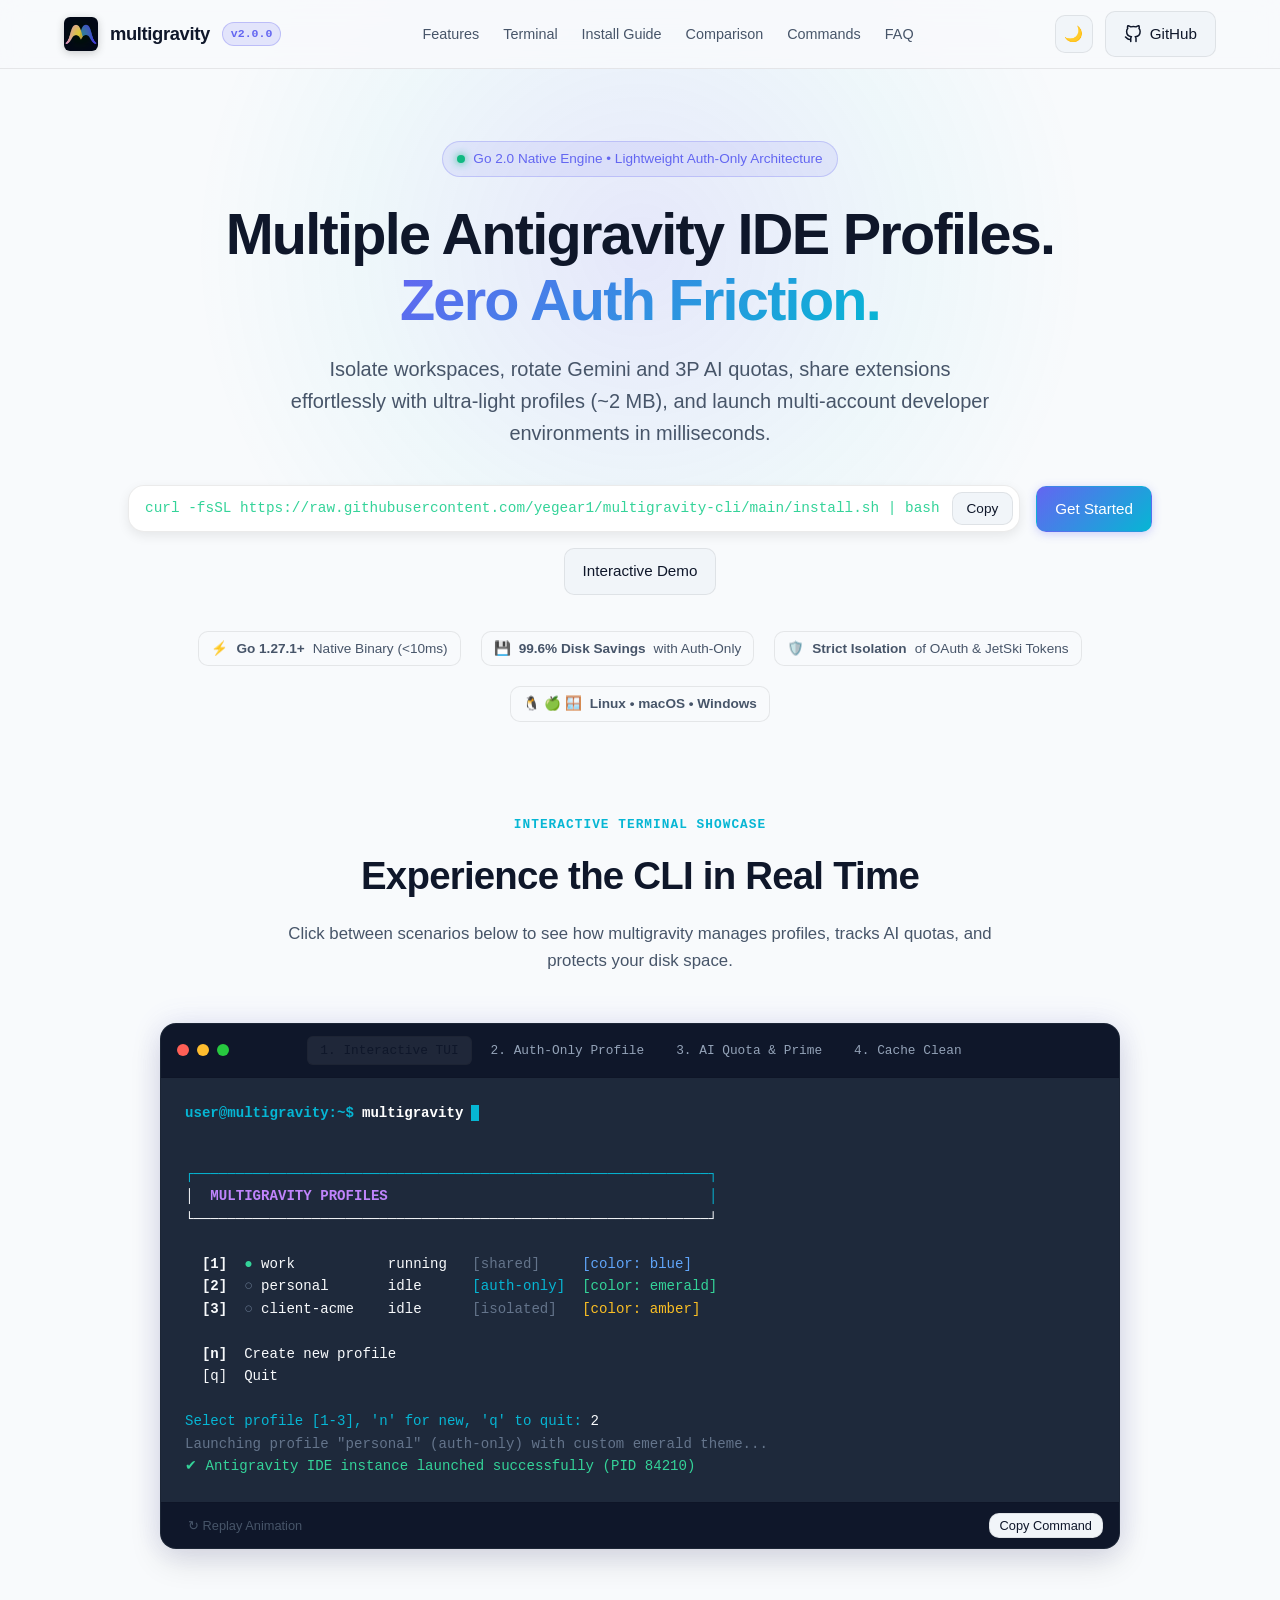
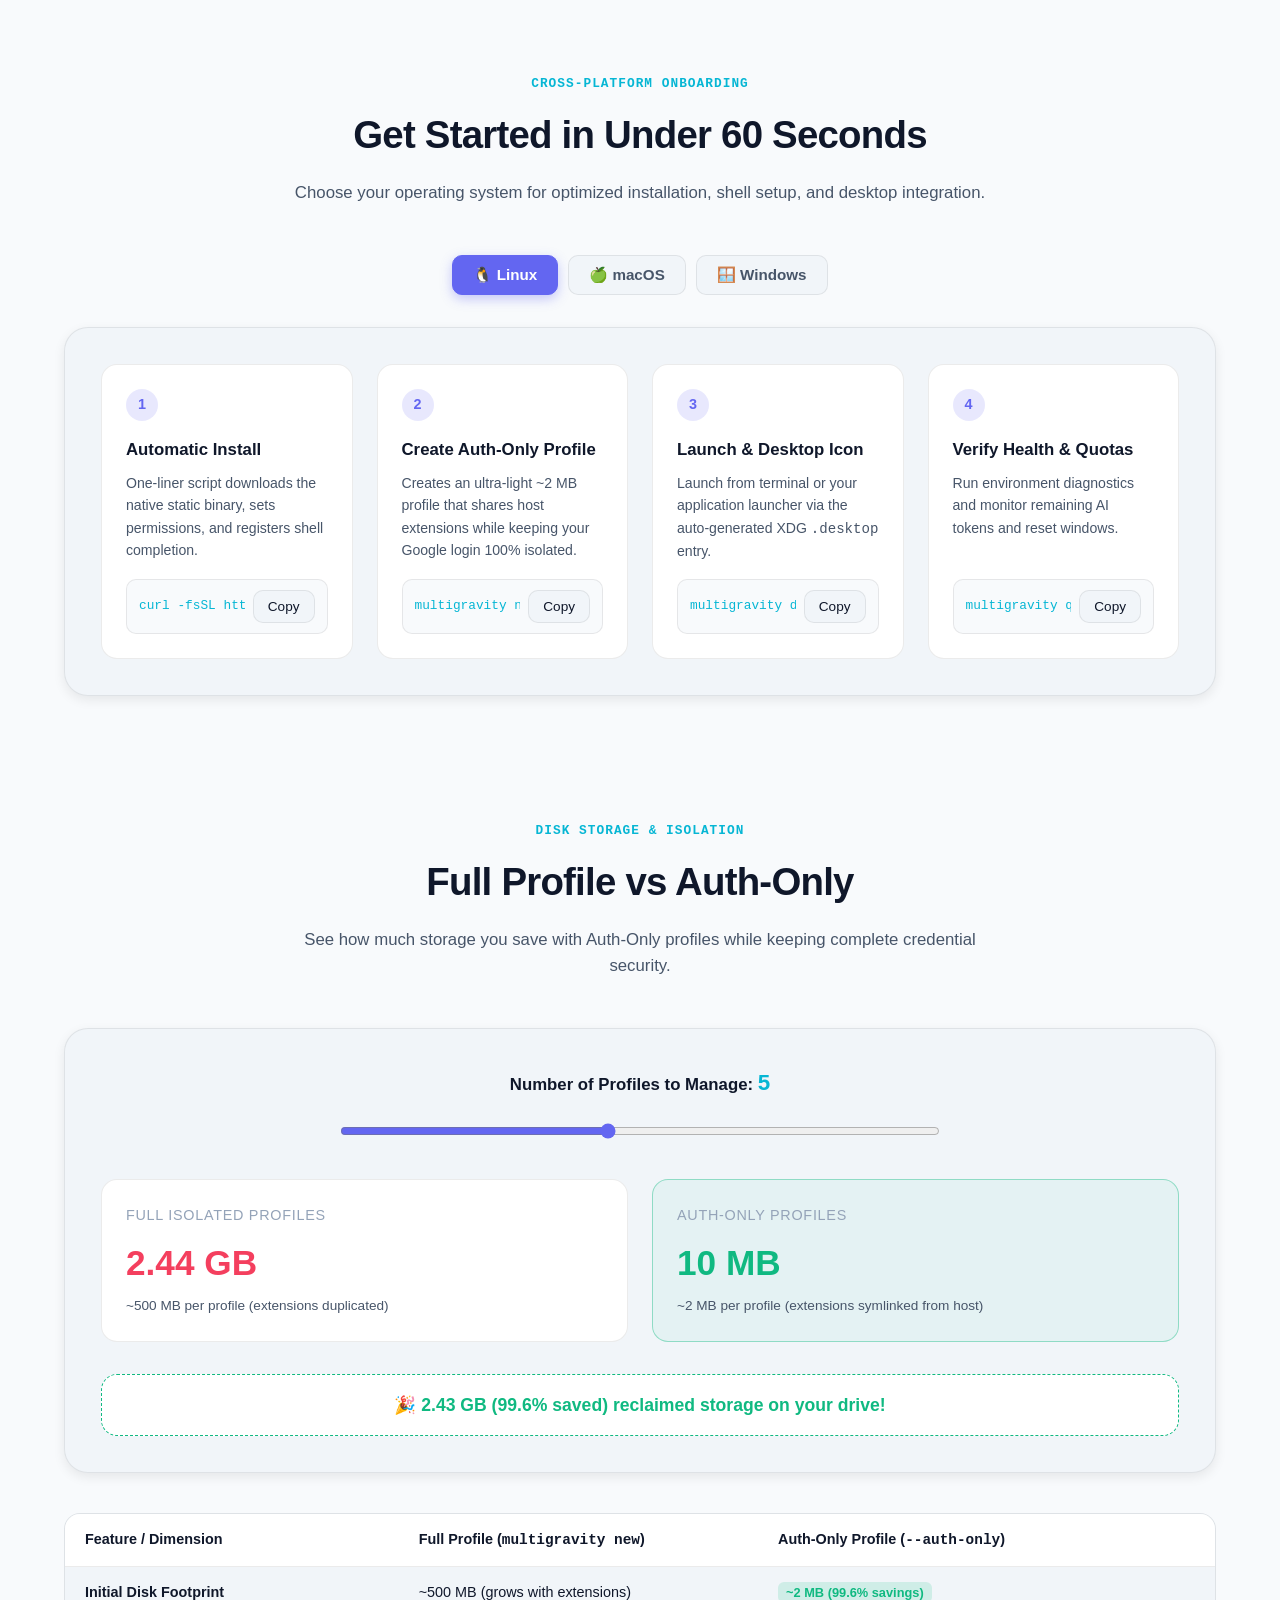
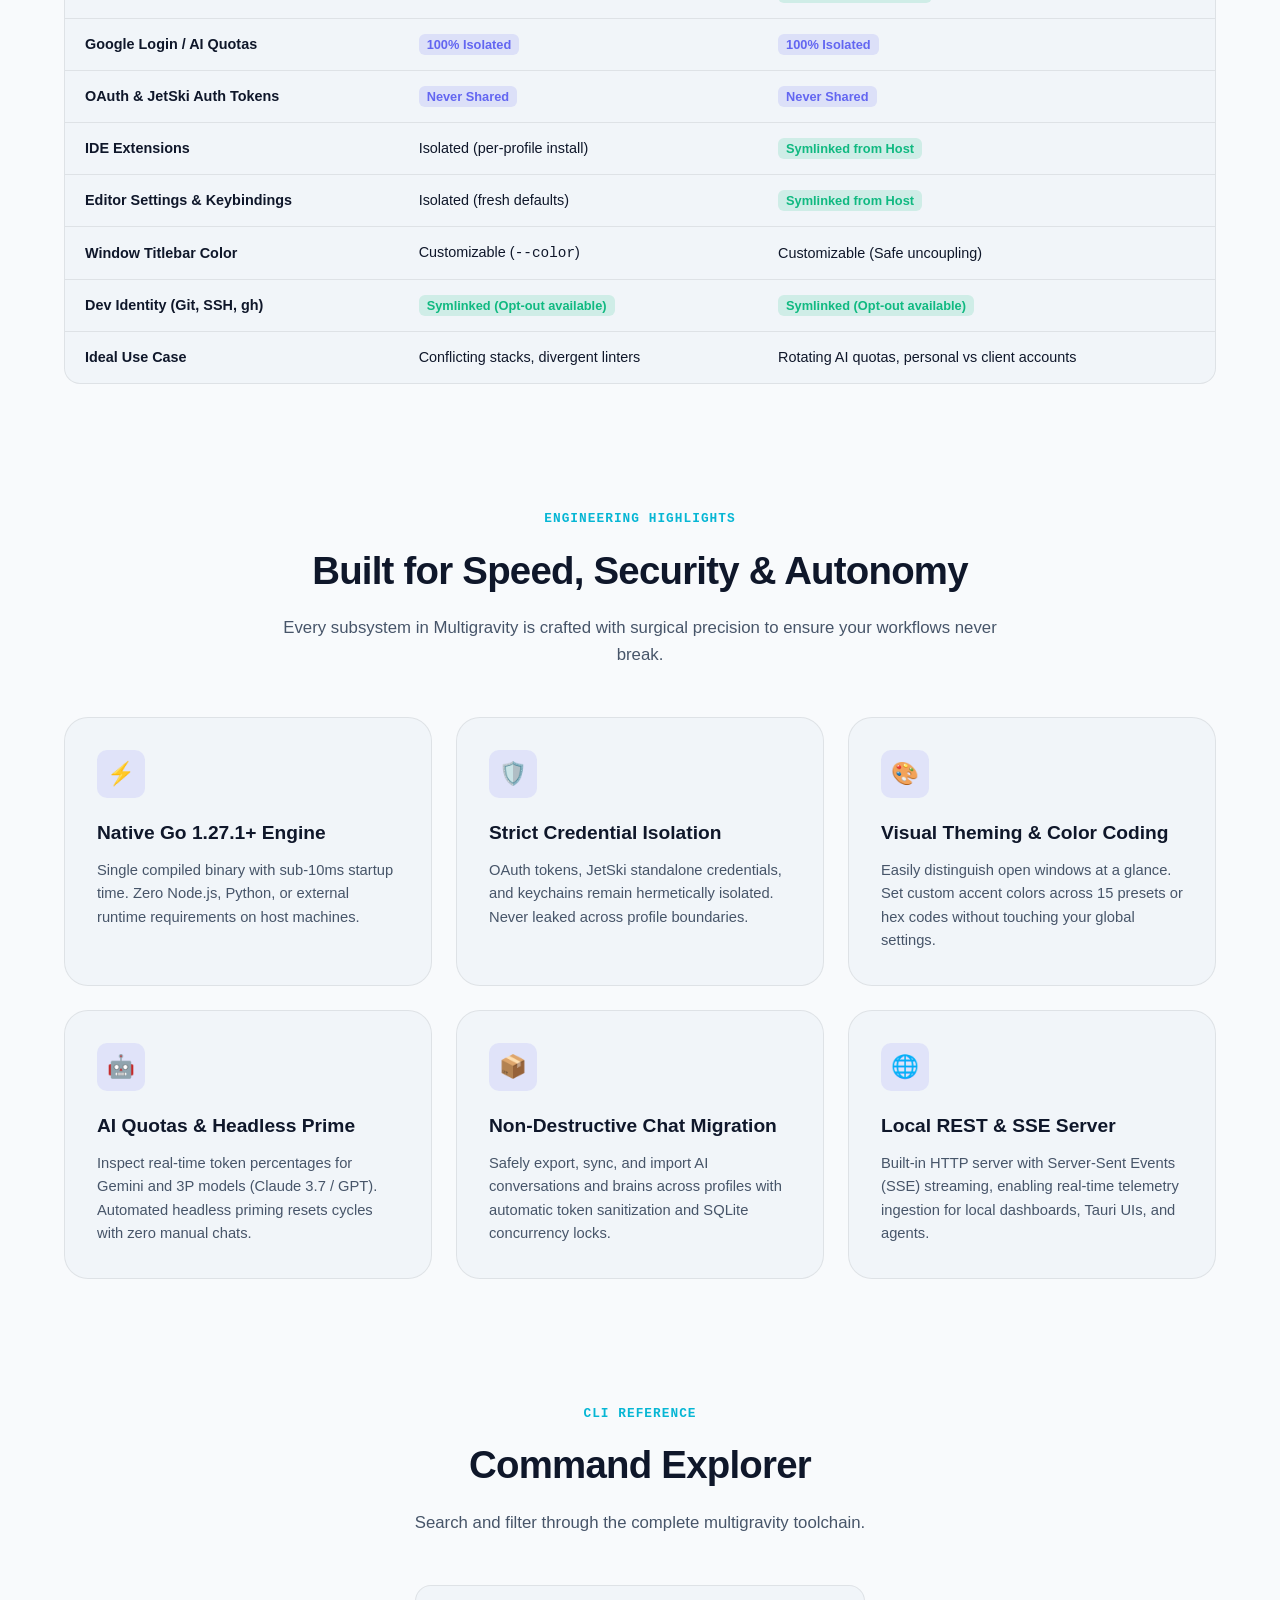
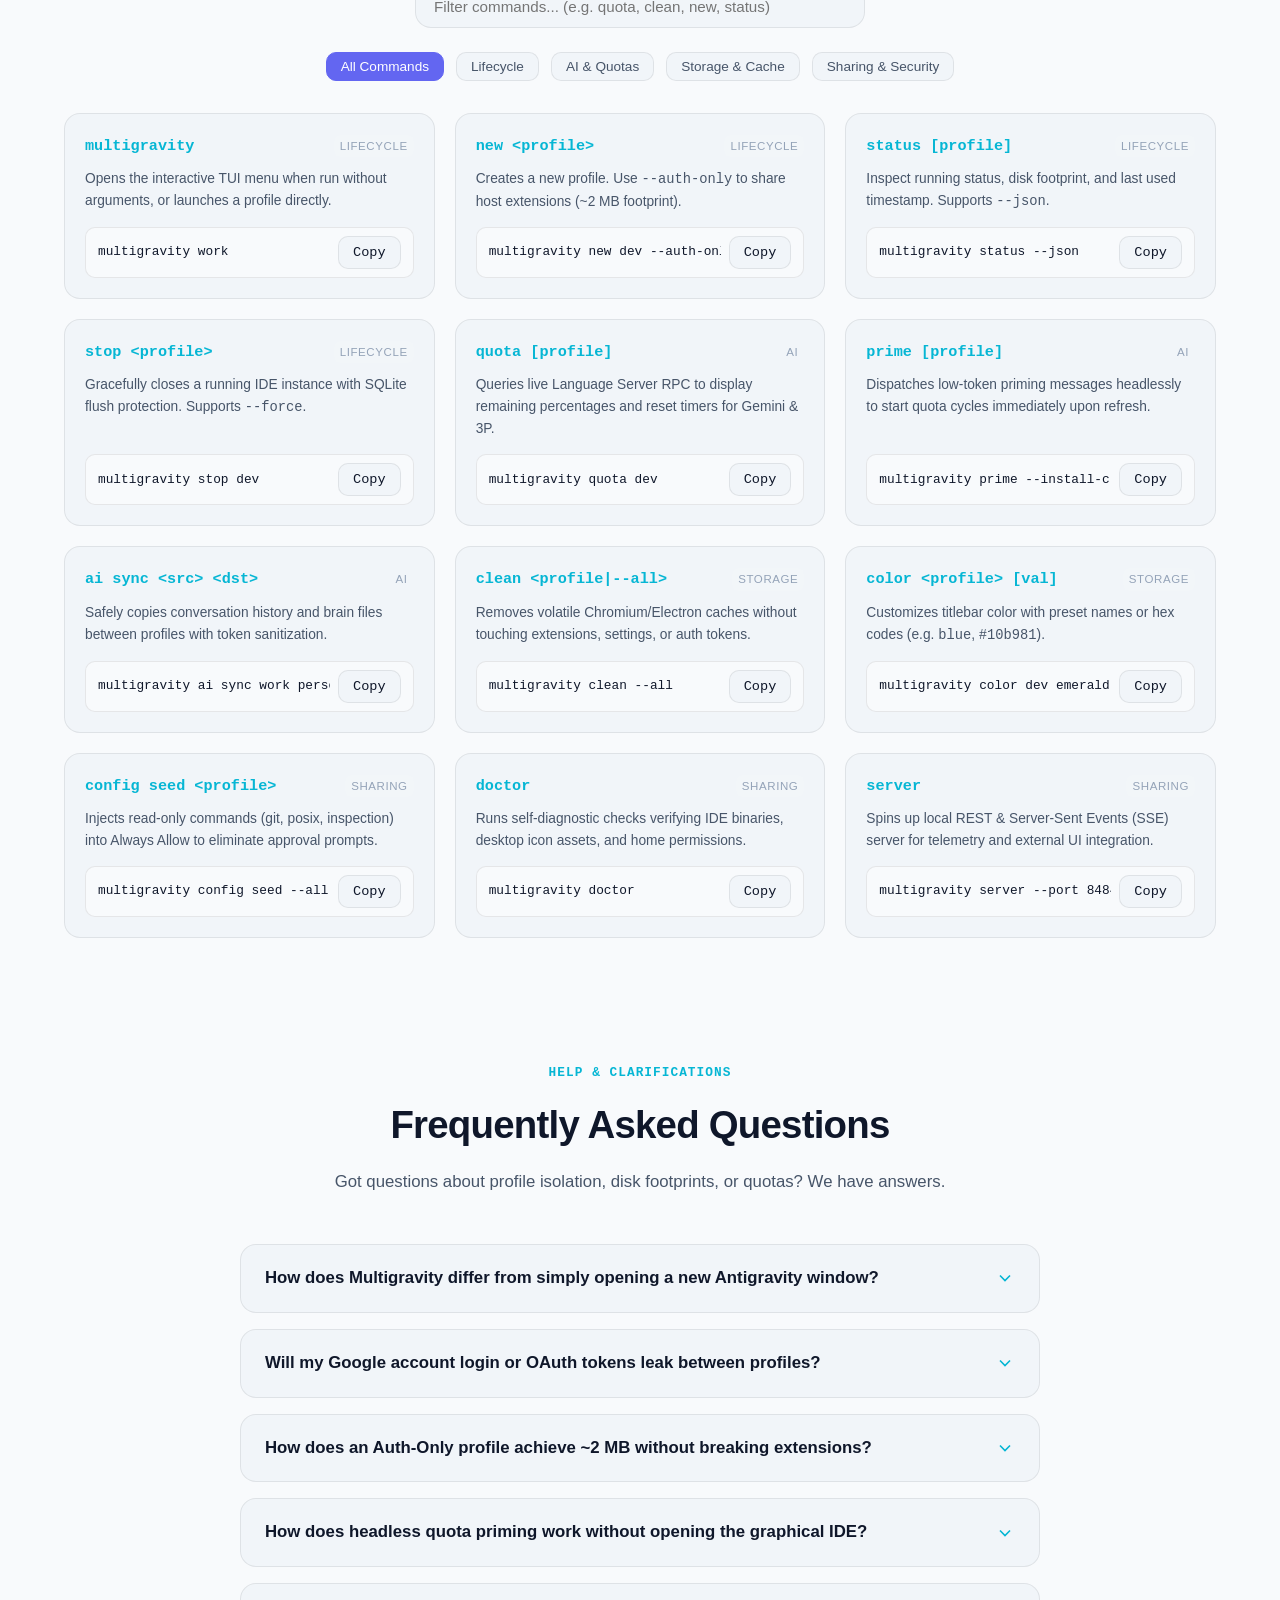
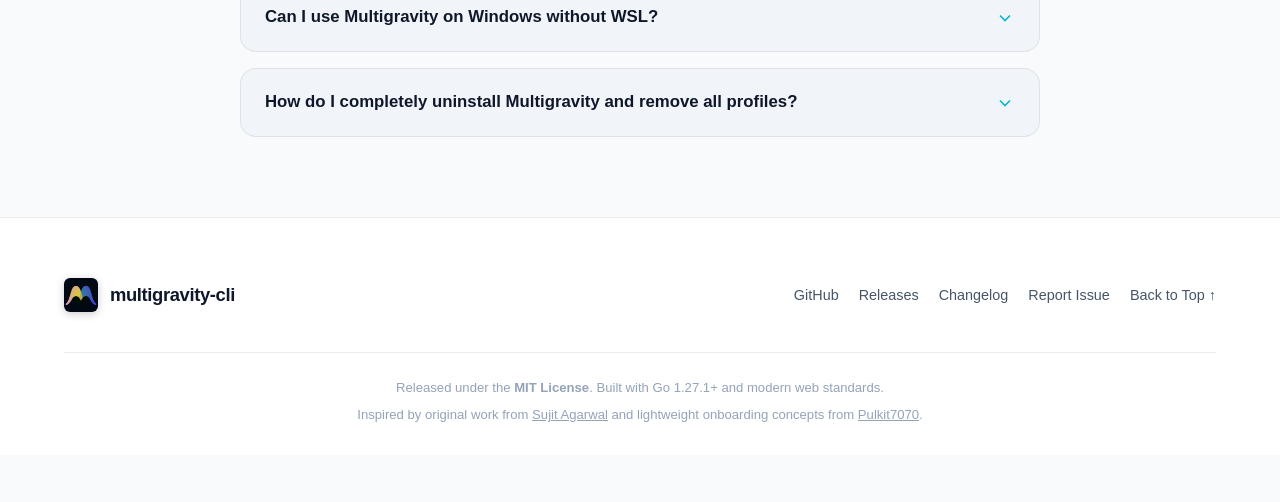
<file: docs/index.html>
<!DOCTYPE html>
<html lang="en" data-theme="dark">
<head>
  <meta charset="UTF-8">
  <meta name="viewport" content="width=device-width, initial-scale=1.0">
  <title>Multigravity — Modern Isolated Profile Manager for Antigravity IDE</title>
  <meta name="description" content="Manage isolated profiles for Google Antigravity IDE. Rotate Gemini and 3P AI quotas, share extensions with auth-only profiles, isolate OAuth tokens, and launch in milliseconds.">
  <meta name="keywords" content="antigravity, multigravity, ide, ai quotas, gemini, claude, profile manager, developer tools, go">
  <meta name="author" content="yegear">

  <!-- Open Graph / Facebook -->
  <meta property="og:type" content="website">
  <meta property="og:url" content="https://yegear1.github.io/multigravity-cli/">
  <meta property="og:title" content="Multigravity — Modern Isolated Profile Manager for Antigravity IDE">
  <meta property="og:description" content="Manage isolated profiles for Google Antigravity IDE. Rotate Gemini and 3P AI quotas, share extensions with auth-only profiles, isolate OAuth tokens, and launch in milliseconds.">
  <meta property="og:image" content="assets/logo.jpg">

  <!-- Twitter -->
  <meta property="twitter:card" content="summary_large_image">
  <meta property="twitter:title" content="Multigravity — Modern Isolated Profile Manager for Antigravity IDE">
  <meta property="twitter:description" content="Manage isolated profiles for Google Antigravity IDE. Rotate Gemini and 3P AI quotas, share extensions with auth-only profiles, isolate OAuth tokens, and launch in milliseconds.">
  <meta property="twitter:image" content="assets/logo.jpg">

  <!-- Favicon -->
  <link rel="icon" type="image/png" href="assets/icon.png">
  <link rel="stylesheet" href="css/style.css">
</head>
<body>
  <div class="ambient-glow" aria-hidden="true"></div>

  <!-- Header -->
  <header class="site-header">
    <div class="container header-content">
      <a href="#" class="brand" aria-label="Multigravity Home">
        <img src="assets/icon.png" alt="Multigravity Icon" class="brand-icon">
        <span class="brand-title">multigravity</span>
        <span class="badge-version">v2.0.0</span>
      </a>

      <nav aria-label="Main Navigation">
        <ul class="nav-links">
          <li><a href="#features">Features</a></li>
          <li><a href="#terminal">Terminal</a></li>
          <li><a href="#install">Install Guide</a></li>
          <li><a href="#comparison">Comparison</a></li>
          <li><a href="#commands">Commands</a></li>
          <li><a href="#faq">FAQ</a></li>
        </ul>
      </nav>

      <div class="header-actions">
        <button id="theme-toggle" class="theme-toggle" aria-label="Toggle theme">
          <span id="theme-icon">☀️</span>
        </button>
        <a href="https://github.com/yegear1/multigravity-cli" target="_blank" rel="noopener noreferrer" class="btn btn-secondary" aria-label="GitHub Repository">
          <svg width="18" height="18" viewBox="0 0 24 24" fill="none" stroke="currentColor" stroke-width="2" stroke-linecap="round" stroke-linejoin="round"><path d="M9 19c-5 1.5-5-2.5-7-3m14 6v-3.87a3.37 3.37 0 0 0-.94-2.61c3.14-.35 6.44-1.54 6.44-7A5.44 5.44 0 0 0 20 4.77 5.07 5.07 0 0 0 19.91 1S18.73.65 16 2.48a13.38 13.38 0 0 0-7 0C6.27.65 5.09 1 5.09 1A5.07 5.07 0 0 0 5 4.77a5.44 5.44 0 0 0-1.5 3.78c0 5.42 3.3 6.61 6.44 7A3.37 3.37 0 0 0 9 18.13V22"></path></svg>
          <span>GitHub</span>
        </a>
      </div>
    </div>
  </header>

  <main>
    <!-- Hero Section -->
    <section class="hero-section">
      <div class="container">
        <div class="hero-pill">
          <span class="hero-pill-indicator"></span>
          <span>Go 2.0 Native Engine &bull; Lightweight Auth-Only Architecture</span>
        </div>

        <h1 class="hero-title">
          Multiple Antigravity IDE Profiles. <br>
          <span class="gradient-text">Zero Auth Friction.</span>
        </h1>

        <p class="hero-subtitle">
          Isolate workspaces, rotate Gemini and 3P AI quotas, share extensions effortlessly with ultra-light profiles (~2 MB), and launch multi-account developer environments in milliseconds.
        </p>

        <div class="hero-cta">
          <div class="install-box">
            <code>curl -fsSL https://raw.githubusercontent.com/yegear1/multigravity-cli/main/install.sh | bash</code>
            <button class="copy-btn" data-copy="curl -fsSL https://raw.githubusercontent.com/yegear1/multigravity-cli/main/install.sh | bash" aria-label="Copy install command">
              Copy
            </button>
          </div>
          <a href="#install" class="btn btn-primary">Get Started</a>
          <a href="#terminal" class="btn btn-secondary">Interactive Demo</a>
        </div>

        <div class="hero-metrics">
          <div class="metric-chip">⚡ <strong>Go 1.27.1+</strong> Native Binary (&lt;10ms)</div>
          <div class="metric-chip">💾 <strong>99.6% Disk Savings</strong> with Auth-Only</div>
          <div class="metric-chip">🛡️ <strong>Strict Isolation</strong> of OAuth & JetSki Tokens</div>
          <div class="metric-chip">🐧 🍏 🪟 <strong>Linux &bull; macOS &bull; Windows</strong></div>
        </div>
      </div>
    </section>

    <!-- Interactive Terminal Showcase -->
    <section id="terminal" class="terminal-section">
      <div class="container">
        <div class="section-header">
          <span class="section-tag">Interactive Terminal Showcase</span>
          <h2 class="section-title">Experience the CLI in Real Time</h2>
          <p class="section-desc">Click between scenarios below to see how multigravity manages profiles, tracks AI quotas, and protects your disk space.</p>
        </div>

        <div class="terminal-window">
          <div class="terminal-header">
            <div class="terminal-controls">
              <span class="terminal-dot dot-red"></span>
              <span class="terminal-dot dot-yellow"></span>
              <span class="terminal-dot dot-green"></span>
            </div>

            <div class="terminal-tabs" role="tablist">
              <button class="term-tab-btn active" data-tab="tui" role="tab" aria-selected="true">1. Interactive TUI</button>
              <button class="term-tab-btn" data-tab="auth_only" role="tab" aria-selected="false">2. Auth-Only Profile</button>
              <button class="term-tab-btn" data-tab="quota" role="tab" aria-selected="false">3. AI Quota & Prime</button>
              <button class="term-tab-btn" data-tab="clean" role="tab" aria-selected="false">4. Cache Clean</button>
            </div>

            <div style="width: 50px;"></div>
          </div>

          <div class="terminal-body">
            <div class="term-prompt-line">
              <span class="term-prompt">user@multigravity:~$</span>
              <span id="term-cmd-text" class="term-cmd"></span>
              <span class="cursor-blink"></span>
            </div>
            <div id="term-output-text" class="term-output"></div>
          </div>

          <div class="terminal-footer">
            <button id="term-replay-btn" class="btn btn-ghost" style="padding: 4px 10px; font-size: 0.8rem;">
              ↻ Replay Animation
            </button>
            <button id="term-copy-cmd-btn" class="copy-btn" data-copy="multigravity" style="font-size: 0.8rem; padding: 4px 10px;">
              Copy Command
            </button>
          </div>
        </div>
      </div>
    </section>

    <!-- OS Onboarding & Step-by-Step Guide -->
    <section id="install" class="os-guide-section">
      <div class="container">
        <div class="section-header">
          <span class="section-tag">Cross-Platform Onboarding</span>
          <h2 class="section-title">Get Started in Under 60 Seconds</h2>
          <p class="section-desc">Choose your operating system for optimized installation, shell setup, and desktop integration.</p>
        </div>

        <div class="os-switcher" role="tablist">
          <button class="os-tab-btn active" data-os="linux" role="tab" aria-selected="true">
            <span>🐧 Linux</span>
          </button>
          <button class="os-tab-btn" data-os="macos" role="tab" aria-selected="false">
            <span>🍏 macOS</span>
          </button>
          <button class="os-tab-btn" data-os="windows" role="tab" aria-selected="false">
            <span>🪟 Windows</span>
          </button>
        </div>

        <!-- Linux Guide -->
        <div id="pane-linux" class="os-content-pane active">
          <div class="step-grid">
            <div class="step-card">
              <div class="step-number">1</div>
              <h4>Automatic Install</h4>
              <p>One-liner script downloads the native static binary, sets permissions, and registers shell completion.</p>
              <div class="step-code">
                <code>curl -fsSL https://raw.githubusercontent.com/yegear1/multigravity-cli/main/install.sh | bash</code>
                <button class="copy-btn step-copy-btn" data-code="curl -fsSL https://raw.githubusercontent.com/yegear1/multigravity-cli/main/install.sh | bash">Copy</button>
              </div>
            </div>

            <div class="step-card">
              <div class="step-number">2</div>
              <h4>Create Auth-Only Profile</h4>
              <p>Creates an ultra-light ~2 MB profile that shares host extensions while keeping your Google login 100% isolated.</p>
              <div class="step-code">
                <code>multigravity new dev --auth-only --color blue</code>
                <button class="copy-btn step-copy-btn" data-code="multigravity new dev --auth-only --color blue">Copy</button>
              </div>
            </div>

            <div class="step-card">
              <div class="step-number">3</div>
              <h4>Launch & Desktop Icon</h4>
              <p>Launch from terminal or your application launcher via the auto-generated XDG <code>.desktop</code> entry.</p>
              <div class="step-code">
                <code>multigravity dev</code>
                <button class="copy-btn step-copy-btn" data-code="multigravity dev">Copy</button>
              </div>
            </div>

            <div class="step-card">
              <div class="step-number">4</div>
              <h4>Verify Health & Quotas</h4>
              <p>Run environment diagnostics and monitor remaining AI tokens and reset windows.</p>
              <div class="step-code">
                <code>multigravity quota dev</code>
                <button class="copy-btn step-copy-btn" data-code="multigravity quota dev">Copy</button>
              </div>
            </div>
          </div>
        </div>

        <!-- macOS Guide -->
        <div id="pane-macos" class="os-content-pane">
          <div class="step-grid">
            <div class="step-card">
              <div class="step-number">1</div>
              <h4>Automatic Install</h4>
              <p>Fetches the universal Darwin binary (Apple Silicon arm64 & Intel amd64) and links Keychains.</p>
              <div class="step-code">
                <code>curl -fsSL https://raw.githubusercontent.com/yegear1/multigravity-cli/main/install.sh | bash</code>
                <button class="copy-btn step-copy-btn" data-code="curl -fsSL https://raw.githubusercontent.com/yegear1/multigravity-cli/main/install.sh | bash">Copy</button>
              </div>
            </div>

            <div class="step-card">
              <div class="step-number">2</div>
              <h4>Create Auth-Only Profile</h4>
              <p>Shares all your VS Code / Antigravity extensions and keybindings with zero disk bloat.</p>
              <div class="step-code">
                <code>multigravity new work --auth-only --color emerald</code>
                <button class="copy-btn step-copy-btn" data-code="multigravity new work --auth-only --color emerald">Copy</button>
              </div>
            </div>

            <div class="step-card">
              <div class="step-number">3</div>
              <h4>Native .app Bundle</h4>
              <p>Generates <code>~/Applications/Multigravity work.app</code> with embedded retina ICNS icons for Spotlight & Dock.</p>
              <div class="step-code">
                <code>multigravity work</code>
                <button class="copy-btn step-copy-btn" data-code="multigravity work">Copy</button>
              </div>
            </div>

            <div class="step-card">
              <div class="step-number">4</div>
              <h4>Watchdog Prime</h4>
              <p>Automate background resets so weekly quota resets the second a new cycle starts.</p>
              <div class="step-code">
                <code>multigravity prime --install-cron</code>
                <button class="copy-btn step-copy-btn" data-code="multigravity prime --install-cron">Copy</button>
              </div>
            </div>
          </div>
        </div>

        <!-- Windows Guide -->
        <div id="pane-windows" class="os-content-pane">
          <div class="step-grid">
            <div class="step-card">
              <div class="step-number">1</div>
              <h4>Native PowerShell Install</h4>
              <p>No WSL required! Runs natively in Windows PowerShell with Start Menu integration.</p>
              <div class="step-code">
                <code>irm https://raw.githubusercontent.com/yegear1/multigravity-cli/main/install.ps1 | iex</code>
                <button class="copy-btn step-copy-btn" data-code="irm https://raw.githubusercontent.com/yegear1/multigravity-cli/main/install.ps1 | iex">Copy</button>
              </div>
            </div>

            <div class="step-card">
              <div class="step-number">2</div>
              <h4>Create Auth-Only Profile</h4>
              <p>Uses NTFS directory junctions to link extensions and settings without requiring admin rights.</p>
              <div class="step-code">
                <code>multigravity new dev --auth-only --color cyan</code>
                <button class="copy-btn step-copy-btn" data-code="multigravity new dev --auth-only --color cyan">Copy</button>
              </div>
            </div>

            <div class="step-card">
              <div class="step-number">3</div>
              <h4>Start Menu Shortcut</h4>
              <p>Created automatically in Start Menu with custom high-res ICO icon for one-click launching.</p>
              <div class="step-code">
                <code>multigravity dev</code>
                <button class="copy-btn step-copy-btn" data-code="multigravity dev">Copy</button>
              </div>
            </div>

            <div class="step-card">
              <div class="step-number">4</div>
              <h4>Automated Priming</h4>
              <p>Schedule automatic weekly quota refreshes using native Windows Task Scheduler.</p>
              <div class="step-code">
                <code>multigravity prime --install-task</code>
                <button class="copy-btn step-copy-btn" data-code="multigravity prime --install-task">Copy</button>
              </div>
            </div>
          </div>
        </div>
      </div>
    </section>

    <!-- Interactive Comparison & Calculator -->
    <section id="comparison" class="comparison-section">
      <div class="container">
        <div class="section-header">
          <span class="section-tag">Disk Storage & Isolation</span>
          <h2 class="section-title">Full Profile vs Auth-Only</h2>
          <p class="section-desc">See how much storage you save with Auth-Only profiles while keeping complete credential security.</p>
        </div>

        <div class="calculator-card">
          <div class="slider-container">
            <label for="profile-count-slider" class="slider-label">
              Number of Profiles to Manage: <span id="profile-count-val">5</span>
            </label>
            <input type="range" id="profile-count-slider" min="1" max="10" value="5" step="1" aria-label="Number of profiles slider">
          </div>

          <div class="calc-results-grid">
            <div class="calc-box">
              <div class="calc-box-title">Full Isolated Profiles</div>
              <div id="full-profile-size" class="calc-box-value red">2.50 GB</div>
              <div class="calc-box-sub">~500 MB per profile (extensions duplicated)</div>
            </div>

            <div class="calc-box highlight">
              <div class="calc-box-title">Auth-Only Profiles</div>
              <div id="auth-profile-size" class="calc-box-value green">10 MB</div>
              <div class="calc-box-sub">~2 MB per profile (extensions symlinked from host)</div>
            </div>
          </div>

          <div class="savings-banner">
            🎉 <span id="saved-space-val">2.49 GB (99.6% saved)</span> reclaimed storage on your drive!
          </div>
        </div>

        <!-- Matrix Table -->
        <div class="matrix-table-wrap">
          <table class="matrix-table">
            <thead>
              <tr>
                <th>Feature / Dimension</th>
                <th>Full Profile (<code>multigravity new</code>)</th>
                <th>Auth-Only Profile (<code>--auth-only</code>)</th>
              </tr>
            </thead>
            <tbody>
              <tr>
                <td><strong>Initial Disk Footprint</strong></td>
                <td>~500 MB (grows with extensions)</td>
                <td><span class="badge-shared">~2 MB (99.6% savings)</span></td>
              </tr>
              <tr>
                <td><strong>Google Login / AI Quotas</strong></td>
                <td><span class="badge-isolated">100% Isolated</span></td>
                <td><span class="badge-isolated">100% Isolated</span></td>
              </tr>
              <tr>
                <td><strong>OAuth & JetSki Auth Tokens</strong></td>
                <td><span class="badge-isolated">Never Shared</span></td>
                <td><span class="badge-isolated">Never Shared</span></td>
              </tr>
              <tr>
                <td><strong>IDE Extensions</strong></td>
                <td>Isolated (per-profile install)</td>
                <td><span class="badge-shared">Symlinked from Host</span></td>
              </tr>
              <tr>
                <td><strong>Editor Settings & Keybindings</strong></td>
                <td>Isolated (fresh defaults)</td>
                <td><span class="badge-shared">Symlinked from Host</span></td>
              </tr>
              <tr>
                <td><strong>Window Titlebar Color</strong></td>
                <td>Customizable (<code>--color</code>)</td>
                <td>Customizable (Safe uncoupling)</td>
              </tr>
              <tr>
                <td><strong>Dev Identity (Git, SSH, gh)</strong></td>
                <td><span class="badge-shared">Symlinked (Opt-out available)</span></td>
                <td><span class="badge-shared">Symlinked (Opt-out available)</span></td>
              </tr>
              <tr>
                <td><strong>Ideal Use Case</strong></td>
                <td>Conflicting stacks, divergent linters</td>
                <td>Rotating AI quotas, personal vs client accounts</td>
              </tr>
            </tbody>
          </table>
        </div>
      </div>
    </section>

    <!-- Features Grid -->
    <section id="features" class="features-section">
      <div class="container">
        <div class="section-header">
          <span class="section-tag">Engineering Highlights</span>
          <h2 class="section-title">Built for Speed, Security & Autonomy</h2>
          <p class="section-desc">Every subsystem in Multigravity is crafted with surgical precision to ensure your workflows never break.</p>
        </div>

        <div class="features-grid">
          <div class="feature-card">
            <div class="feature-icon">⚡</div>
            <h3>Native Go 1.27.1+ Engine</h3>
            <p>Single compiled binary with sub-10ms startup time. Zero Node.js, Python, or external runtime requirements on host machines.</p>
          </div>

          <div class="feature-card">
            <div class="feature-icon">🛡️</div>
            <h3>Strict Credential Isolation</h3>
            <p>OAuth tokens, JetSki standalone credentials, and keychains remain hermetically isolated. Never leaked across profile boundaries.</p>
          </div>

          <div class="feature-card">
            <div class="feature-icon">🎨</div>
            <h3>Visual Theming & Color Coding</h3>
            <p>Easily distinguish open windows at a glance. Set custom accent colors across 15 presets or hex codes without touching your global settings.</p>
          </div>

          <div class="feature-card">
            <div class="feature-icon">🤖</div>
            <h3>AI Quotas & Headless Prime</h3>
            <p>Inspect real-time token percentages for Gemini and 3P models (Claude 3.7 / GPT). Automated headless priming resets cycles with zero manual chats.</p>
          </div>

          <div class="feature-card">
            <div class="feature-icon">📦</div>
            <h3>Non-Destructive Chat Migration</h3>
            <p>Safely export, sync, and import AI conversations and brains across profiles with automatic token sanitization and SQLite concurrency locks.</p>
          </div>

          <div class="feature-card">
            <div class="feature-icon">🌐</div>
            <h3>Local REST & SSE Server</h3>
            <p>Built-in HTTP server with Server-Sent Events (SSE) streaming, enabling real-time telemetry ingestion for local dashboards, Tauri UIs, and agents.</p>
          </div>
        </div>
      </div>
    </section>

    <!-- Command Explorer / Cheat Sheet -->
    <section id="commands" class="commands-section">
      <div class="container">
        <div class="section-header">
          <span class="section-tag">CLI Reference</span>
          <h2 class="section-title">Command Explorer</h2>
          <p class="section-desc">Search and filter through the complete multigravity toolchain.</p>
        </div>

        <div class="search-input-wrap">
          <input type="text" id="cmd-search-input" class="search-input" placeholder="Filter commands... (e.g. quota, clean, new, status)" aria-label="Filter commands">
        </div>

        <div class="command-filters">
          <button class="filter-tag-btn active" data-filter="all">All Commands</button>
          <button class="filter-tag-btn" data-filter="lifecycle">Lifecycle</button>
          <button class="filter-tag-btn" data-filter="ai">AI & Quotas</button>
          <button class="filter-tag-btn" data-filter="storage">Storage & Cache</button>
          <button class="filter-tag-btn" data-filter="sharing">Sharing & Security</button>
        </div>

        <div class="commands-grid">
          <!-- Lifecycle -->
          <div class="cmd-card" data-category="lifecycle" data-name="multigravity">
            <div class="cmd-card-header">
              <span class="cmd-name">multigravity</span>
              <span class="cmd-category">Lifecycle</span>
            </div>
            <p class="cmd-desc">Opens the interactive TUI menu when run without arguments, or launches a profile directly.</p>
            <div class="cmd-example">
              <code>multigravity work</code>
              <button class="copy-btn cmd-copy-btn" data-code="multigravity work">Copy</button>
            </div>
          </div>

          <div class="cmd-card" data-category="lifecycle" data-name="new">
            <div class="cmd-card-header">
              <span class="cmd-name">new &lt;profile&gt;</span>
              <span class="cmd-category">Lifecycle</span>
            </div>
            <p class="cmd-desc">Creates a new profile. Use <code>--auth-only</code> to share host extensions (~2 MB footprint).</p>
            <div class="cmd-example">
              <code>multigravity new dev --auth-only --color blue</code>
              <button class="copy-btn cmd-copy-btn" data-code="multigravity new dev --auth-only --color blue">Copy</button>
            </div>
          </div>

          <div class="cmd-card" data-category="lifecycle" data-name="status">
            <div class="cmd-card-header">
              <span class="cmd-name">status [profile]</span>
              <span class="cmd-category">Lifecycle</span>
            </div>
            <p class="cmd-desc">Inspect running status, disk footprint, and last used timestamp. Supports <code>--json</code>.</p>
            <div class="cmd-example">
              <code>multigravity status --json</code>
              <button class="copy-btn cmd-copy-btn" data-code="multigravity status --json">Copy</button>
            </div>
          </div>

          <div class="cmd-card" data-category="lifecycle" data-name="stop">
            <div class="cmd-card-header">
              <span class="cmd-name">stop &lt;profile&gt;</span>
              <span class="cmd-category">Lifecycle</span>
            </div>
            <p class="cmd-desc">Gracefully closes a running IDE instance with SQLite flush protection. Supports <code>--force</code>.</p>
            <div class="cmd-example">
              <code>multigravity stop dev</code>
              <button class="copy-btn cmd-copy-btn" data-code="multigravity stop dev">Copy</button>
            </div>
          </div>

          <!-- AI & Quotas -->
          <div class="cmd-card" data-category="ai" data-name="quota">
            <div class="cmd-card-header">
              <span class="cmd-name">quota [profile]</span>
              <span class="cmd-category">AI</span>
            </div>
            <p class="cmd-desc">Queries live Language Server RPC to display remaining percentages and reset timers for Gemini & 3P.</p>
            <div class="cmd-example">
              <code>multigravity quota dev</code>
              <button class="copy-btn cmd-copy-btn" data-code="multigravity quota dev">Copy</button>
            </div>
          </div>

          <div class="cmd-card" data-category="ai" data-name="prime">
            <div class="cmd-card-header">
              <span class="cmd-name">prime [profile]</span>
              <span class="cmd-category">AI</span>
            </div>
            <p class="cmd-desc">Dispatches low-token priming messages headlessly to start quota cycles immediately upon refresh.</p>
            <div class="cmd-example">
              <code>multigravity prime --install-cron</code>
              <button class="copy-btn cmd-copy-btn" data-code="multigravity prime --install-cron">Copy</button>
            </div>
          </div>

          <div class="cmd-card" data-category="ai" data-name="ai sync">
            <div class="cmd-card-header">
              <span class="cmd-name">ai sync &lt;src&gt; &lt;dst&gt;</span>
              <span class="cmd-category">AI</span>
            </div>
            <p class="cmd-desc">Safely copies conversation history and brain files between profiles with token sanitization.</p>
            <div class="cmd-example">
              <code>multigravity ai sync work personal</code>
              <button class="copy-btn cmd-copy-btn" data-code="multigravity ai sync work personal">Copy</button>
            </div>
          </div>

          <!-- Storage -->
          <div class="cmd-card" data-category="storage" data-name="clean">
            <div class="cmd-card-header">
              <span class="cmd-name">clean &lt;profile|--all&gt;</span>
              <span class="cmd-category">Storage</span>
            </div>
            <p class="cmd-desc">Removes volatile Chromium/Electron caches without touching extensions, settings, or auth tokens.</p>
            <div class="cmd-example">
              <code>multigravity clean --all</code>
              <button class="copy-btn cmd-copy-btn" data-code="multigravity clean --all">Copy</button>
            </div>
          </div>

          <div class="cmd-card" data-category="storage" data-name="color">
            <div class="cmd-card-header">
              <span class="cmd-name">color &lt;profile&gt; [val]</span>
              <span class="cmd-category">Storage</span>
            </div>
            <p class="cmd-desc">Customizes titlebar color with preset names or hex codes (e.g. <code>blue</code>, <code>#10b981</code>).</p>
            <div class="cmd-example">
              <code>multigravity color dev emerald</code>
              <button class="copy-btn cmd-copy-btn" data-code="multigravity color dev emerald">Copy</button>
            </div>
          </div>

          <!-- Sharing & Security -->
          <div class="cmd-card" data-category="sharing" data-name="config seed">
            <div class="cmd-card-header">
              <span class="cmd-name">config seed &lt;profile&gt;</span>
              <span class="cmd-category">Sharing</span>
            </div>
            <p class="cmd-desc">Injects read-only commands (git, posix, inspection) into Always Allow to eliminate approval prompts.</p>
            <div class="cmd-example">
              <code>multigravity config seed --all</code>
              <button class="copy-btn cmd-copy-btn" data-code="multigravity config seed --all">Copy</button>
            </div>
          </div>

          <div class="cmd-card" data-category="sharing" data-name="doctor">
            <div class="cmd-card-header">
              <span class="cmd-name">doctor</span>
              <span class="cmd-category">Sharing</span>
            </div>
            <p class="cmd-desc">Runs self-diagnostic checks verifying IDE binaries, desktop icon assets, and home permissions.</p>
            <div class="cmd-example">
              <code>multigravity doctor</code>
              <button class="copy-btn cmd-copy-btn" data-code="multigravity doctor">Copy</button>
            </div>
          </div>

          <div class="cmd-card" data-category="sharing" data-name="server">
            <div class="cmd-card-header">
              <span class="cmd-name">server</span>
              <span class="cmd-category">Sharing</span>
            </div>
            <p class="cmd-desc">Spins up local REST & Server-Sent Events (SSE) server for telemetry and external UI integration.</p>
            <div class="cmd-example">
              <code>multigravity server --port 8484</code>
              <button class="copy-btn cmd-copy-btn" data-code="multigravity server --port 8484">Copy</button>
            </div>
          </div>
        </div>
      </div>
    </section>

    <!-- FAQ Section -->
    <section id="faq" class="faq-section">
      <div class="container">
        <div class="section-header">
          <span class="section-tag">Help & Clarifications</span>
          <h2 class="section-title">Frequently Asked Questions</h2>
          <p class="section-desc">Got questions about profile isolation, disk footprints, or quotas? We have answers.</p>
        </div>

        <div class="faq-list">
          <details class="faq-item">
            <summary class="faq-summary">
              <span>How does Multigravity differ from simply opening a new Antigravity window?</span>
              <svg class="faq-icon" width="20" height="20" viewBox="0 0 24 24" fill="none" stroke="currentColor" stroke-width="2"><polyline points="6 9 12 15 18 9"></polyline></svg>
            </summary>
            <div class="faq-content">
              Standard windows in Antigravity share the exact same user data directory, Google authentication token, and AI quota pool. Multigravity isolates the underlying <code>--user-data-dir</code> and redirects environment variables so you can log into completely different Google accounts simultaneously with independent rate limits and quotas.
            </div>
          </details>

          <details class="faq-item">
            <summary class="faq-summary">
              <span>Will my Google account login or OAuth tokens leak between profiles?</span>
              <svg class="faq-icon" width="20" height="20" viewBox="0 0 24 24" fill="none" stroke="currentColor" stroke-width="2"><polyline points="6 9 12 15 18 9"></polyline></svg>
            </summary>
            <div class="faq-content">
              No. Multigravity enforces strict isolation invariants. Authentication tokens (such as <code>jetski-standalone-oauth-token</code> and installation IDs) reside outside shared symlink directories and are never synchronized, exported, or linked across profiles.
            </div>
          </details>

          <details class="faq-item">
            <summary class="faq-summary">
              <span>How does an Auth-Only profile achieve ~2 MB without breaking extensions?</span>
              <svg class="faq-icon" width="20" height="20" viewBox="0 0 24 24" fill="none" stroke="currentColor" stroke-width="2"><polyline points="6 9 12 15 18 9"></polyline></svg>
            </summary>
            <div class="faq-content">
              Instead of duplicating hundreds of megabytes of extensions and themes from your host machine, an Auth-Only profile creates lightweight symbolic links (or NTFS Directory Junctions on Windows) pointing to your existing host extension folder and editor keybindings. Only the session state and auth tokens are stored locally in the profile.
            </div>
          </details>

          <details class="faq-item">
            <summary class="faq-summary">
              <span>How does headless quota priming work without opening the graphical IDE?</span>
              <svg class="faq-icon" width="20" height="20" viewBox="0 0 24 24" fill="none" stroke="currentColor" stroke-width="2"><polyline points="6 9 12 15 18 9"></polyline></svg>
            </summary>
            <div class="faq-content">
              The Antigravity Language Server can run headlessly with an ephemeral port. Multigravity launches this binary in background mode, queries the gRPC/HTTPS telemetry endpoint, and sends a minimal, randomized conversational ping (&lt;5 tokens) using the lightest available model (<code>gemini-3.6-flash-low</code>) to start the 7-day countdown cycle immediately after a quota refresh.
            </div>
          </details>

          <details class="faq-item">
            <summary class="faq-summary">
              <span>Can I use Multigravity on Windows without WSL?</span>
              <svg class="faq-icon" width="20" height="20" viewBox="0 0 24 24" fill="none" stroke="currentColor" stroke-width="2"><polyline points="6 9 12 15 18 9"></polyline></svg>
            </summary>
            <div class="faq-content">
              Yes! Multigravity is written in native Go and features full Windows support. It runs directly inside Windows PowerShell, uses NTFS Junctions instead of symlinks to avoid requiring Administrator privileges, and integrates with the Windows Start Menu via native <code>.lnk</code> shortcuts and embedded <code>.ico</code> icons.
            </div>
          </details>

          <details class="faq-item">
            <summary class="faq-summary">
              <span>How do I completely uninstall Multigravity and remove all profiles?</span>
              <svg class="faq-icon" width="20" height="20" viewBox="0 0 24 24" fill="none" stroke="currentColor" stroke-width="2"><polyline points="6 9 12 15 18 9"></polyline></svg>
            </summary>
            <div class="faq-content">
              Run <code>./uninstall.sh</code> on Linux/macOS or <code>./uninstall.ps1</code> on Windows. The script cleans up binary links in <code>~/.local/bin</code>, desktop shortcuts, background cron/systemd jobs, and prompts whether you want to preserve or remove profile directories in <code>~/AntigravityProfiles</code>.
            </div>
          </details>
        </div>
      </div>
    </section>
  </main>

  <!-- Site Footer -->
  <footer class="site-footer">
    <div class="container">
      <div class="footer-top">
        <div class="brand">
          <img src="assets/icon.png" alt="Multigravity" class="brand-icon">
          <span class="brand-title">multigravity-cli</span>
        </div>

        <ul class="footer-links">
          <li><a href="https://github.com/yegear1/multigravity-cli" target="_blank" rel="noopener noreferrer">GitHub</a></li>
          <li><a href="https://github.com/yegear1/multigravity-cli/releases" target="_blank" rel="noopener noreferrer">Releases</a></li>
          <li><a href="https://github.com/yegear1/multigravity-cli/blob/main/CHANGELOG.md" target="_blank" rel="noopener noreferrer">Changelog</a></li>
          <li><a href="https://github.com/yegear1/multigravity-cli/issues" target="_blank" rel="noopener noreferrer">Report Issue</a></li>
          <li><a href="#">Back to Top ↑</a></li>
        </ul>
      </div>

      <div class="footer-bottom">
        <p>
          Released under the <strong>MIT License</strong>. Built with Go 1.27.1+ and modern web standards.
        </p>
        <p style="margin-top: 6px;">
          Inspired by original work from <a href="https://github.com/sujitagarwal" target="_blank" rel="noopener noreferrer" style="color: inherit; text-decoration: underline;">Sujit Agarwal</a> and lightweight onboarding concepts from <a href="https://github.com/Pulkit7070/multigravity-pro" target="_blank" rel="noopener noreferrer" style="color: inherit; text-decoration: underline;">Pulkit7070</a>.
        </p>
      </div>
    </div>
  </footer>

  <!-- Toast Notification Container -->
  <div id="toast-container" class="toast" role="status" aria-live="polite"></div>

  <script src="js/app.js"></script>
</body>
</html>
</file>
<file: docs/css/style.css>
/* Multigravity CLI — Modern Showcase & Landing Page Stylesheet
 * Built with CSS Variables, Emil Kowalski design engineering principles, and mobile-first responsiveness.
 */

:root {
  /* Color Palette - Dark Theme (Default) */
  --bg-primary: #0a0d14;
  --bg-secondary: #111622;
  --bg-card: #151c2c;
  --bg-card-hover: #1c263c;
  --bg-input: #0e1320;
  --border-color: rgba(255, 255, 255, 0.08);
  --border-color-hover: rgba(99, 102, 241, 0.35);
  --border-focus: #6366f1;

  --text-primary: #f8fafc;
  --text-secondary: #94a3b8;
  --text-muted: #64748b;
  --text-highlight: #e2e8f0;

  /* Accent Colors */
  --accent-primary: #6366f1;       /* Indigo */
  --accent-primary-hover: #4f46e5;
  --accent-gradient: linear-gradient(135deg, #6366f1 0%, #06b6d4 100%);
  --accent-cyan: #06b6d4;
  --accent-emerald: #10b981;
  --accent-amber: #f59e0b;
  --accent-rose: #f43f5e;
  --accent-glow: rgba(99, 102, 241, 0.15);

  /* Terminal Theme */
  --term-bg: #090c13;
  --term-header: #131926;
  --term-text: #e2e8f0;
  --term-prompt: #06b6d4;
  --term-green: #34d399;
  --term-yellow: #fbbf24;
  --term-blue: #60a5fa;
  --term-red: #f87171;
  --term-purple: #c084fc;
  --term-gray: #64748b;

  /* Typography */
  --font-sans: -apple-system, BlinkMacSystemFont, "Segoe UI", Roboto, "Helvetica Neue", Arial, sans-serif;
  --font-mono: ui-monospace, "SF Mono", "Cascadia Code", "Fira Code", Menlo, Monaco, Consolas, monospace;

  /* Emil Kowalski Easing Curves */
  --ease-out: cubic-bezier(0.23, 1, 0.32, 1);
  --ease-in-out: cubic-bezier(0.77, 0, 0.175, 1);
  --ease-spring: cubic-bezier(0.34, 1.56, 0.64, 1);

  /* Elevation Shadows */
  --shadow-sm: 0 1px 2px rgba(0, 0, 0, 0.3);
  --shadow-md: 0 4px 12px rgba(0, 0, 0, 0.4);
  --shadow-lg: 0 12px 32px rgba(0, 0, 0, 0.5);
  --shadow-glow: 0 0 40px var(--accent-glow);

  /* Radii */
  --radius-sm: 6px;
  --radius-md: 10px;
  --radius-lg: 16px;
  --radius-xl: 24px;
}

[data-theme="light"] {
  --bg-primary: #f8fafc;
  --bg-secondary: #ffffff;
  --bg-card: #f1f5f9;
  --bg-card-hover: #e2e8f0;
  --bg-input: #ffffff;
  --border-color: rgba(0, 0, 0, 0.08);
  --border-color-hover: rgba(99, 102, 241, 0.4);
  --border-focus: #4f46e5;

  --text-primary: #0f172a;
  --text-secondary: #475569;
  --text-muted: #94a3b8;
  --text-highlight: #1e293b;

  --term-bg: #1e293b;
  --term-header: #0f172a;
  --term-text: #f8fafc;

  --shadow-sm: 0 1px 2px rgba(0, 0, 0, 0.05);
  --shadow-md: 0 4px 12px rgba(0, 0, 0, 0.08);
  --shadow-lg: 0 12px 32px rgba(0, 0, 0, 0.12);
  --shadow-glow: 0 0 30px rgba(99, 102, 241, 0.12);
}

/* Base & Reset */
*, *::before, *::after {
  box-sizing: border-box;
  margin: 0;
  padding: 0;
}

html {
  scroll-behavior: smooth;
  font-size: 16px;
}

body {
  font-family: var(--font-sans);
  background-color: var(--bg-primary);
  color: var(--text-primary);
  line-height: 1.6;
  -webkit-font-smoothing: antialiased;
  -moz-osx-font-smoothing: grayscale;
  transition: background-color 200ms var(--ease-out), color 200ms var(--ease-out);
  overflow-x: hidden;
}

/* Background Atmosphere Glows */
.ambient-glow {
  position: fixed;
  top: 0;
  left: 50%;
  transform: translateX(-50%);
  width: 1000px;
  height: 500px;
  background: radial-gradient(circle, rgba(99, 102, 241, 0.12) 0%, rgba(6, 182, 212, 0.04) 50%, transparent 80%);
  pointer-events: none;
  z-index: 0;
}

.container {
  width: 100%;
  max-width: 1200px;
  margin: 0 auto;
  padding: 0 24px;
  position: relative;
  z-index: 1;
}

/* Emil Kowalski Craft: Buttons */
button, .btn {
  font-family: inherit;
  font-size: 0.95rem;
  font-weight: 500;
  display: inline-flex;
  align-items: center;
  justify-content: center;
  gap: 8px;
  padding: 10px 18px;
  border-radius: var(--radius-md);
  border: 1px solid transparent;
  cursor: pointer;
  text-decoration: none;
  transition: transform 160ms var(--ease-out), background-color 160ms var(--ease-out), border-color 160ms var(--ease-out), color 160ms var(--ease-out), box-shadow 160ms var(--ease-out);
}

button:active, .btn:active {
  transform: scale(0.97);
}

.btn-primary {
  background: var(--accent-gradient);
  color: #ffffff;
  box-shadow: 0 2px 10px rgba(99, 102, 241, 0.3);
}

@media (hover: hover) and (pointer: fine) {
  .btn-primary:hover {
    box-shadow: 0 4px 18px rgba(99, 102, 241, 0.5);
    transform: translateY(-1px);
  }
}

.btn-secondary {
  background: var(--bg-card);
  color: var(--text-primary);
  border-color: var(--border-color);
}

@media (hover: hover) and (pointer: fine) {
  .btn-secondary:hover {
    background: var(--bg-card-hover);
    border-color: var(--border-color-hover);
  }
}

.btn-ghost {
  background: transparent;
  color: var(--text-secondary);
}

@media (hover: hover) and (pointer: fine) {
  .btn-ghost:hover {
    color: var(--text-primary);
    background: var(--bg-card);
  }
}

/* Header & Nav */
header.site-header {
  position: sticky;
  top: 0;
  z-index: 50;
  background: rgba(10, 13, 20, 0.82);
  backdrop-filter: blur(12px);
  -webkit-backdrop-filter: blur(12px);
  border-bottom: 1px solid var(--border-color);
  transition: background-color 200ms var(--ease-out), border-color 200ms var(--ease-out);
}

[data-theme="light"] header.site-header {
  background: rgba(248, 250, 252, 0.85);
}

.header-content {
  display: flex;
  align-items: center;
  justify-content: space-between;
  height: 68px;
}

.brand {
  display: flex;
  align-items: center;
  gap: 12px;
  text-decoration: none;
  color: var(--text-primary);
}

.brand-icon {
  width: 34px;
  height: 34px;
  border-radius: var(--radius-sm);
  object-fit: cover;
  box-shadow: 0 2px 8px rgba(0, 0, 0, 0.2);
}

.brand-title {
  font-size: 1.15rem;
  font-weight: 700;
  letter-spacing: -0.02em;
}

.badge-version {
  font-family: var(--font-mono);
  font-size: 0.72rem;
  font-weight: 600;
  padding: 2px 8px;
  border-radius: 999px;
  background: rgba(99, 102, 241, 0.15);
  color: var(--accent-primary);
  border: 1px solid rgba(99, 102, 241, 0.3);
}

.nav-links {
  display: flex;
  align-items: center;
  gap: 24px;
  list-style: none;
}

.nav-links a {
  text-decoration: none;
  font-size: 0.9rem;
  color: var(--text-secondary);
  font-weight: 500;
  transition: color 150ms var(--ease-out);
}

@media (hover: hover) and (pointer: fine) {
  .nav-links a:hover {
    color: var(--text-primary);
  }
}

.header-actions {
  display: flex;
  align-items: center;
  gap: 12px;
}

.theme-toggle {
  width: 38px;
  height: 38px;
  border-radius: var(--radius-md);
  border: 1px solid var(--border-color);
  background: var(--bg-card);
  color: var(--text-primary);
  padding: 0;
}

/* Hero Section */
.hero-section {
  padding: 72px 0 48px;
  text-align: center;
}

.hero-pill {
  display: inline-flex;
  align-items: center;
  gap: 8px;
  padding: 6px 14px;
  border-radius: 999px;
  background: rgba(99, 102, 241, 0.1);
  border: 1px solid rgba(99, 102, 241, 0.25);
  font-size: 0.85rem;
  color: var(--accent-primary);
  font-weight: 500;
  margin-bottom: 24px;
}

.hero-pill-indicator {
  width: 8px;
  height: 8px;
  border-radius: 50%;
  background: var(--accent-emerald);
  box-shadow: 0 0 8px var(--accent-emerald);
}

.hero-title {
  font-size: clamp(2.4rem, 5vw, 3.6rem);
  font-weight: 800;
  line-height: 1.15;
  letter-spacing: -0.03em;
  margin-bottom: 20px;
  max-width: 900px;
  margin-left: auto;
  margin-right: auto;
}

.hero-title span.gradient-text {
  background: var(--accent-gradient);
  -webkit-background-clip: text;
  -webkit-text-fill-color: transparent;
}

.hero-subtitle {
  font-size: clamp(1.05rem, 2vw, 1.25rem);
  color: var(--text-secondary);
  max-width: 720px;
  margin: 0 auto 36px;
  font-weight: 400;
}

.hero-cta {
  display: flex;
  align-items: center;
  justify-content: center;
  gap: 16px;
  margin-bottom: 36px;
  flex-wrap: wrap;
}

/* Quick Install Box */
.install-box {
  display: inline-flex;
  align-items: center;
  background: var(--bg-input);
  border: 1px solid var(--border-color);
  border-radius: var(--radius-lg);
  padding: 6px 6px 6px 16px;
  box-shadow: var(--shadow-md);
  max-width: 100%;
}

.install-box code {
  font-family: var(--font-mono);
  font-size: 0.9rem;
  color: var(--term-green);
  user-select: all;
  margin-right: 12px;
  overflow-x: auto;
  white-space: nowrap;
}

.copy-btn {
  padding: 8px 14px;
  font-size: 0.85rem;
  background: var(--bg-card);
  border: 1px solid var(--border-color);
  color: var(--text-primary);
  border-radius: var(--radius-md);
  position: relative;
}

.copy-btn.copied {
  background: var(--accent-emerald);
  color: #ffffff;
  border-color: var(--accent-emerald);
}

.hero-metrics {
  display: flex;
  align-items: center;
  justify-content: center;
  gap: 20px;
  flex-wrap: wrap;
  margin-top: 32px;
}

.metric-chip {
  display: flex;
  align-items: center;
  gap: 8px;
  font-size: 0.85rem;
  color: var(--text-secondary);
  background: rgba(255, 255, 255, 0.03);
  padding: 6px 12px;
  border-radius: var(--radius-md);
  border: 1px solid var(--border-color);
}

/* Interactive Terminal Section */
.terminal-section {
  padding: 40px 0 60px;
}

.terminal-window {
  background: var(--term-bg);
  border-radius: var(--radius-lg);
  border: 1px solid var(--border-color);
  box-shadow: var(--shadow-lg), var(--shadow-glow);
  overflow: hidden;
  max-width: 960px;
  margin: 0 auto;
}

.terminal-header {
  background: var(--term-header);
  padding: 12px 16px;
  display: flex;
  align-items: center;
  justify-content: space-between;
  border-bottom: 1px solid var(--border-color);
}

.terminal-controls {
  display: flex;
  gap: 8px;
}

.terminal-dot {
  width: 12px;
  height: 12px;
  border-radius: 50%;
}

.dot-red { background: #ff5f56; }
.dot-yellow { background: #ffbd2e; }
.dot-green { background: #27c93f; }

.terminal-tabs {
  display: flex;
  gap: 6px;
  overflow-x: auto;
}

.term-tab-btn {
  background: transparent;
  color: var(--text-muted);
  border: 1px solid transparent;
  padding: 6px 12px;
  font-size: 0.8rem;
  border-radius: var(--radius-sm);
  font-family: var(--font-mono);
}

.term-tab-btn.active {
  background: rgba(255, 255, 255, 0.07);
  color: var(--text-primary);
  border-color: var(--border-color);
}

.terminal-body {
  padding: 24px;
  font-family: var(--font-mono);
  font-size: 0.88rem;
  line-height: 1.6;
  min-height: 380px;
  color: var(--term-text);
  overflow-x: auto;
  position: relative;
}

.term-prompt-line {
  display: flex;
  align-items: center;
  gap: 8px;
  margin-bottom: 16px;
}

.term-prompt {
  color: var(--term-prompt);
  font-weight: 600;
}

.term-cmd {
  color: #ffffff;
  font-weight: 600;
}

.cursor-blink {
  display: inline-block;
  width: 8px;
  height: 1.1em;
  background: var(--accent-cyan);
  vertical-align: middle;
  animation: blink 1s step-end infinite;
}

@keyframes blink {
  50% { opacity: 0; }
}

.term-output {
  white-space: pre;
  font-family: var(--font-mono);
}

/* Terminal ANSI Styles */
.t-green { color: var(--term-green); }
.t-cyan { color: var(--accent-cyan); }
.t-yellow { color: var(--term-yellow); }
.t-blue { color: var(--term-blue); }
.t-purple { color: var(--term-purple); }
.t-gray { color: var(--term-gray); }
.t-bold { font-weight: 700; }
.t-dim { opacity: 0.7; }

/* Interactive Terminal Bottom Toolbar */
.terminal-footer {
  background: var(--term-header);
  padding: 10px 16px;
  display: flex;
  align-items: center;
  justify-content: space-between;
  border-top: 1px solid var(--border-color);
  font-size: 0.82rem;
  color: var(--text-muted);
}

/* Section Header Shared */
.section-header {
  text-align: center;
  max-width: 720px;
  margin: 0 auto 48px;
}

.section-tag {
  font-family: var(--font-mono);
  font-size: 0.8rem;
  font-weight: 600;
  text-transform: uppercase;
  color: var(--accent-cyan);
  letter-spacing: 0.08em;
  margin-bottom: 10px;
  display: inline-block;
}

.section-title {
  font-size: clamp(1.8rem, 3.5vw, 2.4rem);
  font-weight: 700;
  letter-spacing: -0.02em;
  margin-bottom: 14px;
}

.section-desc {
  color: var(--text-secondary);
  font-size: 1.05rem;
}

/* OS Guide & Onboarding */
.os-guide-section {
  padding: 60px 0;
}

.os-switcher {
  display: flex;
  justify-content: center;
  gap: 10px;
  margin-bottom: 32px;
}

.os-tab-btn {
  display: flex;
  align-items: center;
  gap: 8px;
  padding: 10px 20px;
  border-radius: var(--radius-md);
  border: 1px solid var(--border-color);
  background: var(--bg-card);
  color: var(--text-secondary);
  font-weight: 600;
  font-size: 0.95rem;
}

.os-tab-btn.active {
  background: var(--accent-primary);
  color: #ffffff;
  border-color: var(--accent-primary);
  box-shadow: 0 4px 12px rgba(99, 102, 241, 0.35);
}

.os-content-pane {
  display: none;
  background: var(--bg-card);
  border: 1px solid var(--border-color);
  border-radius: var(--radius-xl);
  padding: 36px;
  box-shadow: var(--shadow-md);
}

.os-content-pane.active {
  display: block;
  animation: enterUp 200ms var(--ease-out);
}

@keyframes enterUp {
  from {
    opacity: 0;
    transform: translateY(8px) scale(0.99);
  }
  to {
    opacity: 1;
    transform: translateY(0) scale(1);
  }
}

.step-grid {
  display: grid;
  grid-template-columns: repeat(auto-fit, minmax(250px, 1fr));
  gap: 24px;
}

.step-card {
  background: var(--bg-secondary);
  border: 1px solid var(--border-color);
  border-radius: var(--radius-lg);
  padding: 24px;
  position: relative;
  display: flex;
  flex-direction: column;
}

.step-number {
  width: 32px;
  height: 32px;
  border-radius: 50%;
  background: rgba(99, 102, 241, 0.15);
  color: var(--accent-primary);
  font-weight: 700;
  display: flex;
  align-items: center;
  justify-content: center;
  font-size: 0.9rem;
  margin-bottom: 16px;
}

.step-card h4 {
  font-size: 1.05rem;
  margin-bottom: 8px;
}

.step-card p {
  color: var(--text-secondary);
  font-size: 0.88rem;
  margin-bottom: 16px;
  flex-grow: 1;
}

.step-code {
  background: var(--bg-primary);
  border: 1px solid var(--border-color);
  border-radius: var(--radius-md);
  padding: 10px 12px;
  display: flex;
  align-items: center;
  justify-content: space-between;
  gap: 8px;
}

.step-code code {
  font-family: var(--font-mono);
  font-size: 0.8rem;
  color: var(--accent-cyan);
  overflow-x: auto;
  white-space: nowrap;
}

/* Interactive Comparison & Calculator */
.comparison-section {
  padding: 60px 0;
}

.calculator-card {
  background: var(--bg-card);
  border: 1px solid var(--border-color);
  border-radius: var(--radius-xl);
  padding: 36px;
  box-shadow: var(--shadow-md);
  margin-bottom: 40px;
}

.slider-container {
  max-width: 600px;
  margin: 0 auto 36px;
  text-align: center;
}

.slider-label {
  font-size: 1.05rem;
  font-weight: 600;
  margin-bottom: 16px;
  display: block;
}

.slider-label span {
  color: var(--accent-cyan);
  font-size: 1.4rem;
  font-weight: 700;
}

input[type="range"] {
  width: 100%;
  accent-color: var(--accent-primary);
  cursor: pointer;
  height: 8px;
  border-radius: 4px;
}

.calc-results-grid {
  display: grid;
  grid-template-columns: 1fr 1fr;
  gap: 24px;
  margin-bottom: 32px;
}

.calc-box {
  background: var(--bg-secondary);
  border-radius: var(--radius-lg);
  padding: 24px;
  border: 1px solid var(--border-color);
}

.calc-box.highlight {
  border-color: rgba(16, 185, 129, 0.4);
  background: rgba(16, 185, 129, 0.05);
}

.calc-box-title {
  font-size: 0.9rem;
  text-transform: uppercase;
  letter-spacing: 0.05em;
  color: var(--text-muted);
  margin-bottom: 8px;
}

.calc-box-value {
  font-size: 2.2rem;
  font-weight: 800;
  margin-bottom: 4px;
}

.calc-box-value.red { color: var(--accent-rose); }
.calc-box-value.green { color: var(--accent-emerald); }

.calc-box-sub {
  font-size: 0.85rem;
  color: var(--text-secondary);
}

.savings-banner {
  text-align: center;
  background: var(--bg-secondary);
  border: 1px dashed var(--accent-emerald);
  padding: 16px;
  border-radius: var(--radius-lg);
  font-size: 1.1rem;
  font-weight: 600;
  color: var(--accent-emerald);
}

/* Comparison Matrix Table */
.matrix-table-wrap {
  overflow-x: auto;
  border-radius: var(--radius-lg);
  border: 1px solid var(--border-color);
  background: var(--bg-card);
}

table.matrix-table {
  width: 100%;
  border-collapse: collapse;
  text-align: left;
  font-size: 0.9rem;
}

table.matrix-table th, table.matrix-table td {
  padding: 14px 20px;
  border-bottom: 1px solid var(--border-color);
}

table.matrix-table th {
  background: var(--bg-secondary);
  font-weight: 600;
  color: var(--text-primary);
}

table.matrix-table tr:last-child td {
  border-bottom: none;
}

.badge-shared {
  background: rgba(16, 185, 129, 0.15);
  color: var(--accent-emerald);
  padding: 3px 8px;
  border-radius: var(--radius-sm);
  font-size: 0.8rem;
  font-weight: 600;
}

.badge-isolated {
  background: rgba(99, 102, 241, 0.15);
  color: var(--accent-primary);
  padding: 3px 8px;
  border-radius: var(--radius-sm);
  font-size: 0.8rem;
  font-weight: 600;
}

/* Features Grid */
.features-section {
  padding: 60px 0;
}

.features-grid {
  display: grid;
  grid-template-columns: repeat(auto-fit, minmax(320px, 1fr));
  gap: 24px;
}

.feature-card {
  background: var(--bg-card);
  border: 1px solid var(--border-color);
  border-radius: var(--radius-xl);
  padding: 32px;
  transition: transform 200ms var(--ease-out), border-color 200ms var(--ease-out), box-shadow 200ms var(--ease-out);
}

@media (hover: hover) and (pointer: fine) {
  .feature-card:hover {
    transform: translateY(-4px);
    border-color: var(--border-color-hover);
    box-shadow: var(--shadow-md);
  }
}

.feature-icon {
  width: 48px;
  height: 48px;
  border-radius: var(--radius-md);
  background: rgba(99, 102, 241, 0.12);
  color: var(--accent-primary);
  display: flex;
  align-items: center;
  justify-content: center;
  font-size: 1.4rem;
  margin-bottom: 20px;
}

.feature-card h3 {
  font-size: 1.2rem;
  margin-bottom: 10px;
}

.feature-card p {
  color: var(--text-secondary);
  font-size: 0.92rem;
  line-height: 1.6;
}

/* Command Explorer / Cheat Sheet */
.commands-section {
  padding: 60px 0;
}

.command-filters {
  display: flex;
  flex-wrap: wrap;
  gap: 12px;
  justify-content: center;
  margin-bottom: 32px;
}

.search-input-wrap {
  width: 100%;
  max-width: 450px;
  margin: 0 auto 24px;
}

.search-input {
  width: 100%;
  padding: 12px 18px;
  background: var(--bg-card);
  border: 1px solid var(--border-color);
  border-radius: var(--radius-lg);
  color: var(--text-primary);
  font-size: 0.95rem;
  outline: none;
  transition: border-color 150ms var(--ease-out);
}

.search-input:focus {
  border-color: var(--border-focus);
}

.filter-tag-btn {
  background: var(--bg-card);
  border: 1px solid var(--border-color);
  color: var(--text-secondary);
  border-radius: var(--radius-md);
  padding: 6px 14px;
  font-size: 0.85rem;
  cursor: pointer;
}

.filter-tag-btn.active {
  background: var(--accent-primary);
  color: #ffffff;
  border-color: var(--accent-primary);
}

.commands-grid {
  display: grid;
  grid-template-columns: repeat(auto-fit, minmax(320px, 1fr));
  gap: 20px;
}

.cmd-card {
  background: var(--bg-card);
  border: 1px solid var(--border-color);
  border-radius: var(--radius-lg);
  padding: 20px;
  display: flex;
  flex-direction: column;
}

.cmd-card-header {
  display: flex;
  align-items: center;
  justify-content: space-between;
  margin-bottom: 10px;
}

.cmd-name {
  font-family: var(--font-mono);
  font-size: 0.95rem;
  font-weight: 700;
  color: var(--accent-cyan);
}

.cmd-category {
  font-size: 0.72rem;
  text-transform: uppercase;
  letter-spacing: 0.05em;
  padding: 2px 6px;
  border-radius: var(--radius-sm);
  background: rgba(255, 255, 255, 0.05);
  color: var(--text-muted);
}

.cmd-desc {
  font-size: 0.86rem;
  color: var(--text-secondary);
  margin-bottom: 14px;
  flex-grow: 1;
}

.cmd-example {
  background: var(--bg-primary);
  border: 1px solid var(--border-color);
  border-radius: var(--radius-md);
  padding: 8px 12px;
  font-family: var(--font-mono);
  font-size: 0.8rem;
  color: var(--text-primary);
  display: flex;
  align-items: center;
  justify-content: space-between;
  gap: 8px;
}

.cmd-example code {
  overflow-x: auto;
  white-space: nowrap;
}

/* Interactive FAQ */
.faq-section {
  padding: 60px 0 80px;
}

.faq-list {
  max-width: 800px;
  margin: 0 auto;
  display: flex;
  flex-direction: column;
  gap: 16px;
}

details.faq-item {
  background: var(--bg-card);
  border: 1px solid var(--border-color);
  border-radius: var(--radius-lg);
  overflow: hidden;
  transition: border-color 150ms var(--ease-out);
}

details.faq-item[open] {
  border-color: var(--border-color-hover);
}

summary.faq-summary {
  padding: 20px 24px;
  font-weight: 600;
  font-size: 1.05rem;
  cursor: pointer;
  list-style: none;
  display: flex;
  align-items: center;
  justify-content: space-between;
  user-select: none;
}

summary.faq-summary::-webkit-details-marker {
  display: none;
}

.faq-icon {
  transition: transform 200ms var(--ease-out);
  color: var(--accent-cyan);
}

details.faq-item[open] .faq-icon {
  transform: rotate(180deg);
}

.faq-content {
  padding: 0 24px 20px;
  color: var(--text-secondary);
  font-size: 0.95rem;
  line-height: 1.7;
}

/* Site Footer */
footer.site-footer {
  background: var(--bg-secondary);
  border-top: 1px solid var(--border-color);
  padding: 60px 0 30px;
  font-size: 0.9rem;
  color: var(--text-secondary);
}

.footer-top {
  display: flex;
  justify-content: space-between;
  align-items: center;
  flex-wrap: wrap;
  gap: 24px;
  margin-bottom: 40px;
}

.footer-links {
  display: flex;
  gap: 20px;
  list-style: none;
}

.footer-links a {
  color: var(--text-secondary);
  text-decoration: none;
  transition: color 150ms var(--ease-out);
}

@media (hover: hover) and (pointer: fine) {
  .footer-links a:hover {
    color: var(--text-primary);
  }
}

.footer-bottom {
  text-align: center;
  border-top: 1px solid var(--border-color);
  padding-top: 24px;
  font-size: 0.82rem;
  color: var(--text-muted);
}

/* Toast Notification (Sonner style lightweight) */
.toast-container {
  position: fixed;
  bottom: 24px;
  right: 24px;
  z-index: 100;
  pointer-events: none;
}

.toast {
  background: #1e293b;
  color: #ffffff;
  padding: 12px 20px;
  border-radius: var(--radius-md);
  font-size: 0.9rem;
  box-shadow: var(--shadow-lg);
  border: 1px solid rgba(255, 255, 255, 0.1);
  display: flex;
  align-items: center;
  gap: 10px;
  transform: translateY(100%);
  opacity: 0;
  transition: transform 200ms var(--ease-out), opacity 200ms var(--ease-out);
}

.toast.show {
  transform: translateY(0);
  opacity: 1;
}

/* Accessibility: Reduced Motion */
@media (prefers-reduced-motion: reduce) {
  *, *::before, *::after {
    animation-duration: 0.01ms !important;
    animation-iteration-count: 1 !important;
    transition-duration: 0.01ms !important;
    scroll-behavior: auto !important;
  }
  .cursor-blink {
    animation: none;
  }
}

/* Mobile Responsiveness */
@media (max-width: 768px) {
  .header-content {
    height: 60px;
  }
  .nav-links {
    display: none;
  }
  .hero-section {
    padding: 48px 0 32px;
  }
  .calc-results-grid {
    grid-template-columns: 1fr;
  }
  .os-content-pane {
    padding: 20px;
  }
  .terminal-body {
    font-size: 0.78rem;
    padding: 16px;
  }
}
</file>
